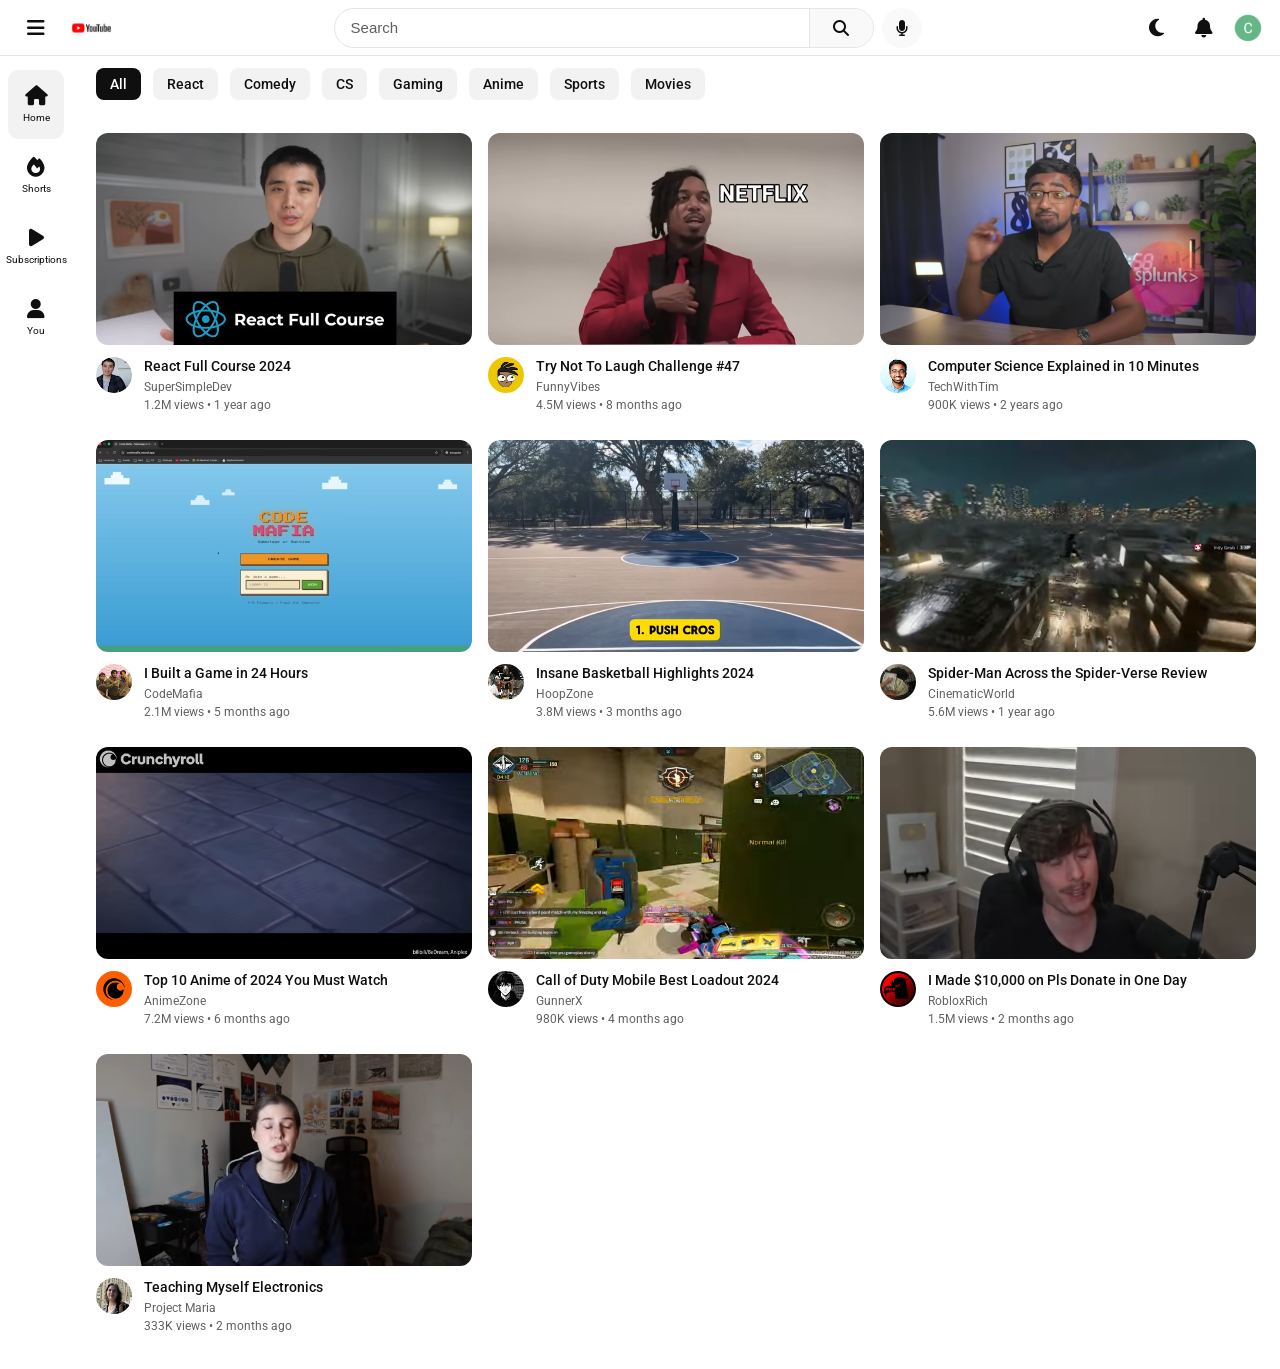
<file: index.html>
<!doctype html>
<html lang="en">
  <head>
    <meta charset="UTF-8" />
    <meta name="viewport" content="width=device-width, initial-scale=1.0" />
    <link rel="stylesheet" href="youtube.css" />
    <link
      rel="stylesheet"
      href="https://cdnjs.cloudflare.com/ajax/libs/font-awesome/6.5.0/css/all.min.css"
    />
    <link
      href="https://fonts.googleapis.com/css2?family=Roboto:wght@400;500;700&display=swap"
      rel="stylesheet"
    />
    <title>YouTube</title>
  </head>
  <body>
    <header>
      <nav class="navbar">
        <div class="nav-left">
          <button class="icon-btn" id="menu-btn" aria-label="Menu">
            <i class="fa-solid fa-bars"></i>
          </button>
          <img src="YouTube-Logo.png" class="logo-img" alt="YouTube" />
        </div>

        <div class="nav-center">
          <div class="search-wrapper">
            <input type="text" placeholder="Search" />
            <button class="search-btn" aria-label="Search">
              <i class="fa-solid fa-magnifying-glass"></i>
            </button>
          </div>
          <button class="mic-btn" aria-label="Voice search">
            <i class="fa-solid fa-microphone"></i>
          </button>
        </div>

        <div class="nav-right">
          <button class="icon-btn" id="theme-toggle" aria-label="Toggle dark mode">
            <i class="fa-solid fa-moon"></i>
          </button>
          <button class="icon-btn" aria-label="Notifications">
            <i class="fa-solid fa-bell"></i>
          </button>
          <img src="c.png" class="profile-img" alt="Profile" />
        </div>
      </nav>
    </header>

    <aside class="sidebar">
      <div class="sidebar-item active">
        <i class="fa-solid fa-house sidebar-icon"></i>
        <span class="sidebar-label">Home</span>
      </div>
      <div class="sidebar-item">
        <i class="fa-solid fa-fire sidebar-icon"></i>
        <span class="sidebar-label">Shorts</span>
      </div>
      <div class="sidebar-item">
        <i class="fa-solid fa-play sidebar-icon"></i>
        <span class="sidebar-label">Subscriptions</span>
      </div>
      <div class="sidebar-item">
        <i class="fa-solid fa-user sidebar-icon"></i>
        <span class="sidebar-label">You</span>
      </div>
    </aside>

    <main class="main-content">
      <div class="chips">
        <button class="chip active" data-filter="">All</button>
        <button class="chip" data-filter="react">React</button>
        <button class="chip" data-filter="comedy">Comedy</button>
        <button class="chip" data-filter="cs">CS</button>
        <button class="chip" data-filter="gaming">Gaming</button>
        <button class="chip" data-filter="anime">Anime</button>
        <button class="chip" data-filter="sports">Sports</button>
        <button class="chip" data-filter="movies">Movies</button>
      </div>

      <div class="videos">
        <a
          href="https://www.youtube.com/watch?v=TtPXvEcE11E"
          target="_blank"
          class="video-link"
          data-categories="react coding"
        >
          <div class="video-card">
            <img src="react-course.png" class="thumbnail" alt="" />
            <div class="video-info">
              <img src="react-courseicon.png" class="channel-icon" alt="" />
              <div class="video-text">
                <p class="video-title">React Full Course 2024</p>
                <p class="video-meta">SuperSimpleDev</p>
                <p class="video-meta">1.2M views • 1 year ago</p>
              </div>
            </div>
          </div>
        </a>

        <a
          href="https://www.youtube.com/watch?v=3MaZSPX2gGQ"
          target="_blank"
          class="video-link"
          data-categories="comedy"
        >
          <div class="video-card">
            <img src="comedy.png" class="thumbnail" alt="" />
            <div class="video-info">
              <img src="comedy-icon.png" class="channel-icon" alt="" />
              <div class="video-text">
                <p class="video-title">Try Not To Laugh Challenge #47</p>
                <p class="video-meta">FunnyVibes</p>
                <p class="video-meta">4.5M views • 8 months ago</p>
              </div>
            </div>
          </div>
        </a>

        <a
          href="https://www.youtube.com/watch?v=24Y3anVaqeg"
          target="_blank"
          class="video-link"
          data-categories="cs coding"
        >
          <div class="video-card">
            <img src="computer-science.png" class="thumbnail" alt="" />
            <div class="video-info">
              <img src="cs-icon.png" class="channel-icon" alt="" />
              <div class="video-text">
                <p class="video-title">Computer Science Explained in 10 Minutes</p>
                <p class="video-meta">TechWithTim</p>
                <p class="video-meta">900K views • 2 years ago</p>
              </div>
            </div>
          </div>
        </a>

        <a
          href="https://www.youtube.com/watch?v=592ERJE3Ezk"
          target="_blank"
          class="video-link"
          data-categories="gaming coding"
        >
          <div class="video-card">
            <img src="game.png" class="thumbnail" alt="" />
            <div class="video-info">
              <img src="game-icon.png" class="channel-icon" alt="" />
              <div class="video-text">
                <p class="video-title">I Built a Game in 24 Hours</p>
                <p class="video-meta">CodeMafia</p>
                <p class="video-meta">2.1M views • 5 months ago</p>
              </div>
            </div>
          </div>
        </a>

        <a
          href="https://www.youtube.com/watch?v=M1vnUMiVSho"
          target="_blank"
          class="video-link"
          data-categories="sports"
        >
          <div class="video-card">
            <img src="basketball.png" class="thumbnail" alt="" />
            <div class="video-info">
              <img src="basketball-icon.png" class="channel-icon" alt="" />
              <div class="video-text">
                <p class="video-title">Insane Basketball Highlights 2024</p>
                <p class="video-meta">HoopZone</p>
                <p class="video-meta">3.8M views • 3 months ago</p>
              </div>
            </div>
          </div>
        </a>

        <a
          href="https://www.youtube.com/watch?v=DQVkQCUj-5o"
          target="_blank"
          class="video-link"
          data-categories="movies"
        >
          <div class="video-card">
            <img src="spiderman.png" class="thumbnail" alt="" />
            <div class="video-info">
              <img src="spiderman-icon.png" class="channel-icon" alt="" />
              <div class="video-text">
                <p class="video-title">Spider-Man Across the Spider-Verse Review</p>
                <p class="video-meta">CinematicWorld</p>
                <p class="video-meta">5.6M views • 1 year ago</p>
              </div>
            </div>
          </div>
        </a>

        <a
          href="https://www.youtube.com/watch?v=0-UekRCh3C0"
          target="_blank"
          class="video-link"
          data-categories="anime"
        >
          <div class="video-card">
            <img src="anime.png" class="thumbnail" alt="" />
            <div class="video-info">
              <img src="anime-icon.png" class="channel-icon" alt="" />
              <div class="video-text">
                <p class="video-title">Top 10 Anime of 2024 You Must Watch</p>
                <p class="video-meta">AnimeZone</p>
                <p class="video-meta">7.2M views • 6 months ago</p>
              </div>
            </div>
          </div>
        </a>

        <a
          href="https://www.youtube.com/watch?v=592ERJE3Ezk"
          target="_blank"
          class="video-link"
          data-categories="gaming"
        >
          <div class="video-card">
            <img src="codm.png" class="thumbnail" alt="" />
            <div class="video-info">
              <img src="codm-icon.png" class="channel-icon" alt="" />
              <div class="video-text">
                <p class="video-title">Call of Duty Mobile Best Loadout 2024</p>
                <p class="video-meta">GunnerX</p>
                <p class="video-meta">980K views • 4 months ago</p>
              </div>
            </div>
          </div>
        </a>

        <a
          href="https://www.youtube.com/watch?v=47syLk1x5uA"
          target="_blank"
          class="video-link"
          data-categories="gaming"
        >
          <div class="video-card">
            <img src="pls-donate.png" class="thumbnail" alt="" />
            <div class="video-info">
              <img src="donate-icon.png" class="channel-icon" alt="" />
              <div class="video-text">
                <p class="video-title">I Made $10,000 on Pls Donate in One Day</p>
                <p class="video-meta">RobloxRich</p>
                <p class="video-meta">1.5M views • 2 months ago</p>
              </div>
            </div>
          </div>
        </a>

        <a
          href="https://www.youtube.com/watch?v=ymTwVM9Tiac"
          target="_blank"
          class="video-link"
          data-categories="cs coding"
        >
          <div class="video-card">
            <img src="videoframe.png" class="thumbnail" alt="" />
            <div class="video-info">
              <img src="image-icon.png" class="channel-icon" alt="" />
              <div class="video-text">
                <p class="video-title">Teaching Myself Electronics</p>
                <p class="video-meta">Project Maria</p>
                <p class="video-meta">333K views • 2 months ago</p>
              </div>
            </div>
          </div>
        </a>
      </div>
    </main>

    <script src="youtube.js"></script>
  </body>
</html>
</file>
<file: youtube.css>
/* ========================================
   DESIGN TOKENS — CSS variables for theming
   ======================================== */

:root {
  --bg: #ffffff;
  --bg-secondary: #f9f9f9;
  --text: #0f0f0f;
  --text-muted: #606060;
  --border: #e5e5e5;
  --hover: #f2f2f2;
  --chip-bg: #f2f2f2;
  --chip-bg-active: #0f0f0f;
  --chip-text-active: #ffffff;
  --shadow: 0 2px 4px rgba(0, 0, 0, 0.08);
  --header-height: 56px;
  --sidebar-width: 72px;
  --sidebar-width-expanded: 240px;
}

body.dark {
  --bg: #0f0f0f;
  --bg-secondary: #181818;
  --text: #f1f1f1;
  --text-muted: #aaaaaa;
  --border: #272727;
  --hover: #272727;
  --chip-bg: #272727;
  --chip-bg-active: #f1f1f1;
  --chip-text-active: #0f0f0f;
  --shadow: 0 2px 4px rgba(0, 0, 0, 0.4);
}

/* ========================================
   RESET & BASE
   ======================================== */

* {
  box-sizing: border-box;
}

body {
  margin: 0;
  font-family: "Roboto", sans-serif;
  background-color: var(--bg);
  color: var(--text);
  transition: background-color 0.2s ease, color 0.2s ease;
}

button {
  border: none;
  background: none;
  color: inherit;
  font-family: inherit;
  cursor: pointer;
}

/* ========================================
   HEADER / NAVBAR
   ======================================== */

header {
  position: fixed;
  top: 0;
  left: 0;
  right: 0;
  height: var(--header-height);
  background-color: var(--bg);
  border-bottom: 1px solid var(--border);
  z-index: 100;
}

.navbar {
  display: flex;
  align-items: center;
  justify-content: space-between;
  height: 100%;
  padding: 0 16px;
  gap: 16px;
}

.nav-left,
.nav-right {
  display: flex;
  align-items: center;
  gap: 8px;
  flex-shrink: 0;
}

.nav-center {
  display: flex;
  align-items: center;
  flex: 1;
  justify-content: center;
  max-width: 720px;
  gap: 8px;
}

.logo-img {
  height: 22px;
  cursor: pointer;
  padding: 0 8px;
}

.profile-img {
  width: 32px;
  height: 32px;
  border-radius: 50%;
  object-fit: cover;
  cursor: pointer;
}

.icon-btn {
  width: 40px;
  height: 40px;
  border-radius: 50%;
  display: flex;
  align-items: center;
  justify-content: center;
  font-size: 20px;
  color: var(--text);
  transition: background-color 0.15s ease;
}

.icon-btn:hover {
  background-color: var(--hover);
}

/* ========================================
   SEARCH BAR
   ======================================== */

.search-wrapper {
  display: flex;
  flex: 1;
  max-width: 540px;
  height: 40px;
  border: 1px solid var(--border);
  border-radius: 20px;
  overflow: hidden;
  background-color: var(--bg);
  transition: border-color 0.15s ease;
}

.search-wrapper:focus-within {
  border-color: #1c62b9;
  box-shadow: 0 0 0 1px rgba(28, 98, 185, 0.2) inset;
}

.search-wrapper input {
  flex: 1;
  border: none;
  outline: none;
  background: transparent;
  color: var(--text);
  font-size: 15px;
  padding: 0 16px;
}

.search-wrapper input::placeholder {
  color: var(--text-muted);
}

.search-btn {
  width: 64px;
  background-color: var(--bg-secondary);
  border-left: 1px solid var(--border);
  color: var(--text);
  font-size: 16px;
  display: flex;
  align-items: center;
  justify-content: center;
  transition: background-color 0.15s ease;
}

.search-btn:hover {
  background-color: var(--hover);
}

.mic-btn {
  width: 40px;
  height: 40px;
  border-radius: 50%;
  background-color: var(--bg-secondary);
  display: flex;
  align-items: center;
  justify-content: center;
  font-size: 16px;
  color: var(--text);
  transition: background-color 0.15s ease;
}

.mic-btn:hover {
  background-color: var(--hover);
}

/* ========================================
   SIDEBAR
   ======================================== */

.sidebar {
  position: fixed;
  top: var(--header-height);
  left: 0;
  bottom: 0;
  width: var(--sidebar-width);
  background-color: var(--bg);
  overflow-y: auto;
  padding: 12px 0;
  z-index: 50;
  transition: width 0.2s ease;
}

.sidebar.expanded {
  width: var(--sidebar-width-expanded);
}

.sidebar-item {
  display: flex;
  flex-direction: column;
  align-items: center;
  justify-content: center;
  padding: 16px 0;
  margin: 2px 8px;
  border-radius: 10px;
  cursor: pointer;
  transition: background-color 0.15s ease;
  color: var(--text);
}

.sidebar-item:hover {
  background-color: var(--hover);
}

.sidebar-item.active {
  background-color: var(--hover);
}

.sidebar-icon {
  font-size: 20px;
  margin-bottom: 6px;
}

.sidebar-label {
  font-size: 10px;
  text-align: center;
}

/* When sidebar is expanded, switch to horizontal layout */
.sidebar.expanded .sidebar-item {
  flex-direction: row;
  justify-content: flex-start;
  padding: 10px 12px;
  margin: 2px 8px;
}

.sidebar.expanded .sidebar-icon {
  font-size: 22px;
  margin-bottom: 0;
  margin-right: 18px;
  width: 22px;
}

.sidebar.expanded .sidebar-label {
  font-size: 14px;
}

/* ========================================
   MAIN CONTENT
   ======================================== */

.main-content {
  margin-left: var(--sidebar-width);
  margin-top: var(--header-height);
  padding: 0 24px 24px;
}

/* ========================================
   CATEGORY CHIPS
   ======================================== */

.chips {
  position: sticky;
  top: var(--header-height);
  background-color: var(--bg);
  display: flex;
  gap: 12px;
  padding: 12px 0;
  overflow-x: auto;
  scrollbar-width: none;
  z-index: 10;
  border-bottom: 1px solid transparent;
}

.chips::-webkit-scrollbar {
  display: none;
}

.chip {
  flex-shrink: 0;
  padding: 8px 14px;
  border-radius: 8px;
  background-color: var(--chip-bg);
  color: var(--text);
  font-size: 14px;
  font-weight: 500;
  white-space: nowrap;
  transition: background-color 0.15s ease, color 0.15s ease;
}

.chip:hover {
  background-color: var(--hover);
}

.chip.active {
  background-color: var(--chip-bg-active);
  color: var(--chip-text-active);
}

/* ========================================
   VIDEO GRID
   ======================================== */

.videos {
  display: grid;
  grid-template-columns: repeat(auto-fill, minmax(300px, 1fr));
  gap: 16px 16px;
  padding-top: 20px;
}

.video-link {
  text-decoration: none;
  color: inherit;
}

.video-card {
  display: flex;
  flex-direction: column;
  cursor: pointer;
}

.thumbnail {
  width: 100%;
  aspect-ratio: 16 / 9;
  object-fit: cover;
  border-radius: 12px;
  transition: border-radius 0.2s ease, transform 0.2s ease;
}

.video-link:hover .thumbnail {
  border-radius: 0;
}

.video-info {
  display: flex;
  flex-direction: row;
  gap: 12px;
  padding: 12px 0;
}

.channel-icon {
  width: 36px;
  height: 36px;
  border-radius: 50%;
  object-fit: cover;
  flex-shrink: 0;
}

.video-text {
  display: flex;
  flex-direction: column;
  gap: 4px;
  min-width: 0;
}

.video-title {
  font-weight: 500;
  font-size: 14px;
  margin: 0;
  color: var(--text);
  line-height: 1.4;
  display: -webkit-box;
  -webkit-line-clamp: 2;
  -webkit-box-orient: vertical;
  overflow: hidden;
}

.video-meta {
  font-size: 12px;
  color: var(--text-muted);
  margin: 0;
}

/* ========================================
   RESPONSIVE
   ======================================== */

@media (max-width: 900px) {
  .nav-center {
    max-width: none;
  }

  .search-wrapper {
    max-width: none;
  }

  .mic-btn {
    display: none;
  }
}

@media (max-width: 680px) {
  .navbar {
    padding: 0 8px;
    gap: 8px;
  }

  .nav-center {
    display: none;
  }

  .logo-img {
    height: 18px;
    padding: 0 4px;
  }

  .sidebar {
    width: 0;
    padding: 0;
  }

  .sidebar.expanded {
    width: var(--sidebar-width-expanded);
  }

  .main-content {
    margin-left: 0;
    padding: 0 12px 12px;
  }

  .videos {
    grid-template-columns: 1fr;
    gap: 20px;
  }
}
</file>
